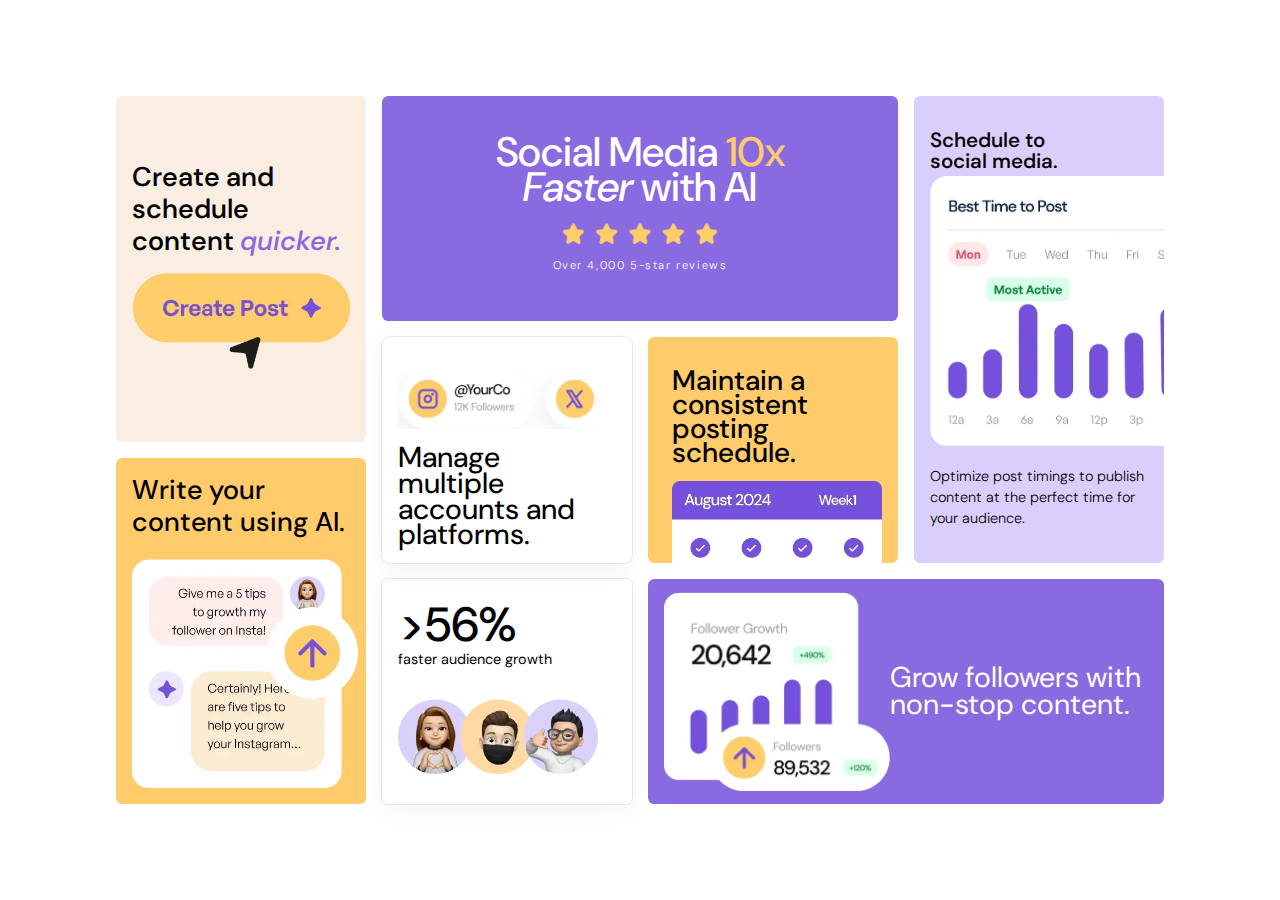
<file: index.html>
<!DOCTYPE html>
<html lang="en">
  <head>
    <meta charset="UTF-8" />
    <meta name="viewport" content="width=device-width, initial-scale=1.0" />
    <!-- displays site properly based on user's device -->

    <link
      rel="icon"
      type="image/png"
      sizes="32x32"
      href="./assets/images/favicon-32x32.png"
    />

    <title>Frontend Mentor | Bento grid</title>
    <link rel="stylesheet" href="style.css" />
  </head>
  <body>
    <section class="parent-container">
      <div class="grid">
        <div class="grid-child-1">
          <div class="child-heading">
            <h3>Create and schedule content <span>quicker.</span></h3>
          </div>
          <div class="child-img">
            <img
              src="./assets/images/illustration-create-post.webp"
              alt=""
              srcset=""
            />
          </div>
        </div>
        <div class="grid-child-2">
          <div class="child-heading">
            <h3>Social Media <span>10x</span> <span id="faster">Faster</span> with AI</h3>
          </div>
          <div class="child-img">
            <img
              src="./assets/images/illustration-five-stars.webp"
              alt=""
              srcset=""
            />
            <p>Over 4,000 5-star reviews</p>
          </div>
        </div>
        <div class="grid-child-3">
     
            <h3>Schedule to social media.</h3>
         
          
            <img
              src="./assets/images/illustration-schedule-posts.webp"
              alt=""
              srcset=""
            />
            <p>
              Optimize post timings to publish content at the perfect time for
              your audience.
            </p>
          
        </div>
        <div class="grid-child-4">
          <div class="child-img">
            <img
              src="./assets/images/illustration-multiple-platforms.webp"
              alt=""
              srcset=""
            />
          </div>
          <div class="child-heading">
            <h3>Manage <br>multiple accounts and platforms.</h3>
          </div>
        </div>
        <div class="grid-child-5">
          <div class="child-heading">
            <h3>Maintain a consistent posting schedule.</h3>
          </div>
          <div class="child-img">
            <img
              src="./assets/images/illustration-consistent-schedule.webp"
              alt=""
              srcset=""
            />
          </div>
        </div>
        <div class="grid-child-6">
          <div class="child-heading"><h3>Write your content using AI.</h3></div>
          <div class="child-img">
            <img
              src="./assets/images/illustration-ai-content.webp"
              alt=""
              srcset=""
            />
          </div>
        </div>
        <div class="grid-child-7">
          <div class="child-heading">
            <h3>>56%</h3>
            <p>faster audience growth</p>
          </div>
          <div class="child-img">
            <img
              src="./assets/images/illustration-audience-growth.webp"
              alt=""
              srcset=""
            />
          </div>
        </div>
        <div class="grid-child-8">
          <div class="child-heading">
            <h3>Grow followers with non-stop content.</h3>
          </div>
          <div class="child-img">
            <img
              src="./assets/images/illustration-grow-followers.webp"
              alt=""
              srcset=""
            />
          </div>
        </div>
      </div>
    </section>
  </body>
</html>
</file>
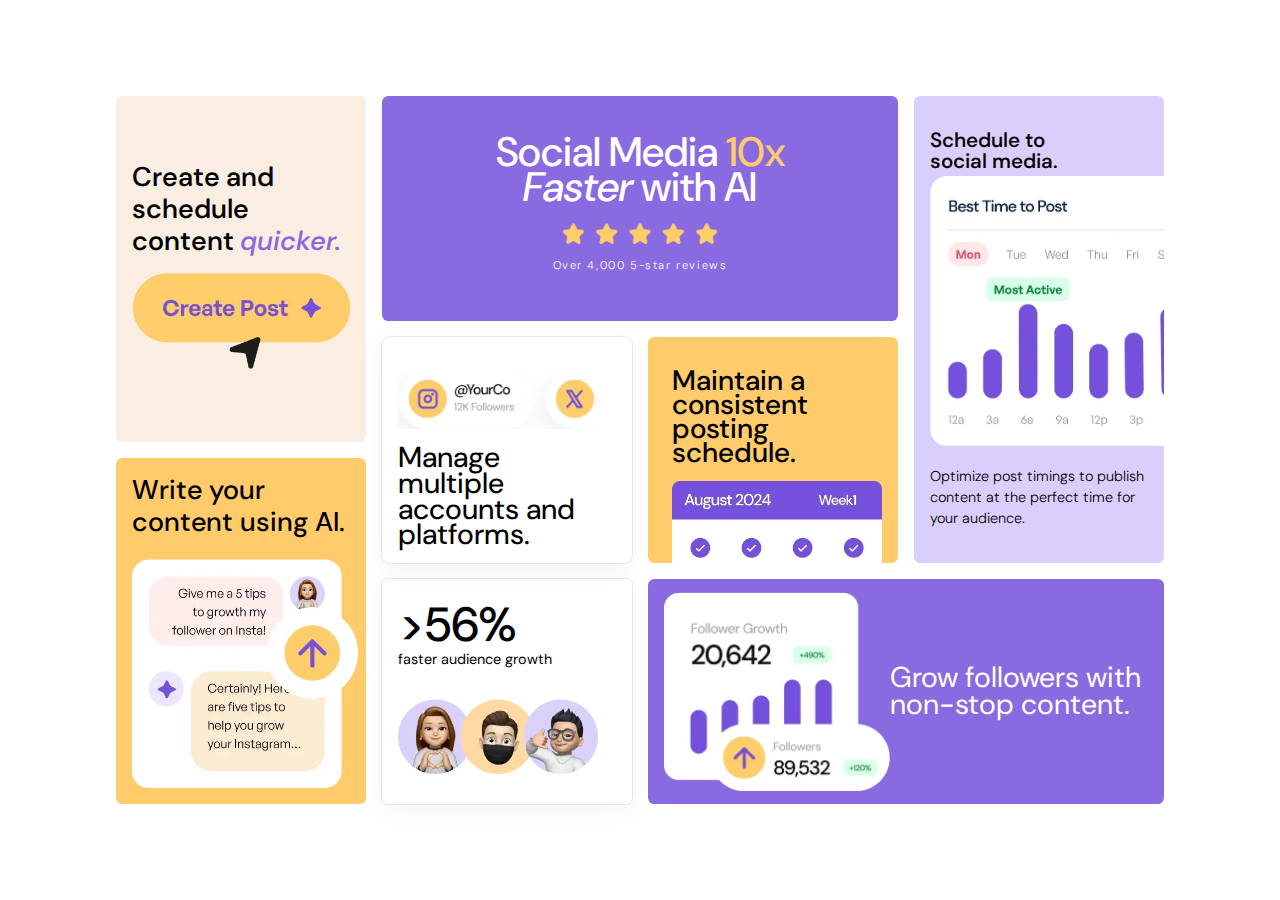
<file: src/index.html>
<!DOCTYPE html>
<html lang="en">
  <head>
    <meta charset="UTF-8" />
    <meta name="viewport" content="width=device-width, initial-scale=1.0" />
    <!-- displays site properly based on user's device -->

    <link
      rel="icon"
      type="image/png"
      sizes="32x32"
      href="../assets/images/favicon-32x32.png"
    />

    <title>Frontend Mentor | Bento grid</title>
    <link rel="stylesheet" href="style.css" />
  </head>
  <body>
    <section class="parent-container">
      <div class="grid">
        <div class="grid-child-1">
          <div class="child-heading">
            <h3>Create and schedule content <span>quicker.</span></h3>
          </div>
          <div class="child-img">
            <img
              src="../assets/images/illustration-create-post.webp"
              alt=""
              srcset=""
            />
          </div>
        </div>
        <div class="grid-child-2">
          <div class="child-heading">
            <h3>Social Media <span>10x</span> <span id="faster">Faster</span> with AI</h3>
          </div>
          <div class="child-img">
            <img
              src="../assets/images/illustration-five-stars.webp"
              alt=""
              srcset=""
            />
            <p>Over 4,000 5-star reviews</p>
          </div>
        </div>
        <div class="grid-child-3">
     
            <h3>Schedule to social media.</h3>
         
          
            <img
              src="../assets/images/illustration-schedule-posts.webp"
              alt=""
              srcset=""
            />
            <p>
              Optimize post timings to publish content at the perfect time for
              your audience.
            </p>
          
        </div>
        <div class="grid-child-4">
          <div class="child-img">
            <img
              src="../assets/images/illustration-multiple-platforms.webp"
              alt=""
              srcset=""
            />
          </div>
          <div class="child-heading">
            <h3>Manage <br>multiple accounts and platforms.</h3>
          </div>
        </div>
        <div class="grid-child-5">
          <div class="child-heading">
            <h3>Maintain a consistent posting schedule.</h3>
          </div>
          <div class="child-img">
            <img
              src="../assets/images/illustration-consistent-schedule.webp"
              alt=""
              srcset=""
            />
          </div>
        </div>
        <div class="grid-child-6">
          <div class="child-heading"><h3>Write your content using AI.</h3></div>
          <div class="child-img">
            <img
              src="../assets/images/illustration-ai-content.webp"
              alt=""
              srcset=""
            />
          </div>
        </div>
        <div class="grid-child-7">
          <div class="child-heading">
            <h3>>56%</h3>
            <p>faster audience growth</p>
          </div>
          <div class="child-img">
            <img
              src="../assets/images/illustration-audience-growth.webp"
              alt=""
              srcset=""
            />
          </div>
        </div>
        <div class="grid-child-8">
          <div class="child-heading">
            <h3>Grow followers with non-stop content.</h3>
          </div>
          <div class="child-img">
            <img
              src="../assets/images/illustration-grow-followers.webp"
              alt=""
              srcset=""
            />
          </div>
        </div>
      </div>
    </section>
  </body>
</html>
</file>
<file: style.css>
@import url("https://fonts.googleapis.com/css2?family=DM+Sans:ital,opsz,wght@0,9..40,100..1000;1,9..40,100..1000&family=Ubuntu:wght@400;500;700&display=swap");

:root {
  --Purple-100: hsl(254, 88%, 90%);
  --Purple-500: hsl(256, 67%, 59%, 85%);
  --Yellow-100: hsl(31, 66%, 93%);
  --Yellow-500: hsl(39, 100%, 71%);
  --White: hsl(0, 0%, 100%);
  --Black: hsl(0, 0%, 7%);
}

/* 1. Use a more-intuitive box-sizing model */
*,
*::before,
*::after {
  box-sizing: border-box;
}

/* 2. Remove default margin */
* {
  margin: 0;
}

body {
  /* 3. Add accessible line-height */
  line-height: 1.5;
  /* 4. Improve text rendering */
  -webkit-font-smoothing: antialiased;
  font-family: "DM Sans";
  line-height: 1.3rem;

}

/* 5. Improve media defaults */
img,
picture,
video,
canvas,
svg {
  display: block;
  max-width: 100%;
}

/* 6. Inherit fonts for form controls */
input,
button,
textarea,
select {
  font: inherit;
}

/* 7. Avoid text overflows */
p,
h1,
h2,
h3,
h4,
h5,
h6 {
  overflow-wrap: break-word;
}

/* 8. Improve line wrapping */
p {
  text-wrap: pretty;
}
h1,
h2,
h3,
h4,
h5,
h6 {
  text-wrap: balance;
}

/*
    9. Create a root stacking context
  */
#root,
#__next {
  isolation: isolate;
}

.parent-container {
  display: flex;
  justify-content: center;
  align-items: center;
  height: 100vh;
  padding: 3rem;
}

.parent-container .grid {
  display: grid;
  width: 100%;
  height: 100%;
  max-width: 1080px;
  grid-auto-columns: 1fr;
  grid-auto-rows: 1fr;
  grid-template-areas:
    "card1 card2 card2 card3"
    "card1 card2 card2 card3"
    "card1 card4 card5 card3"
    "card6 card4 card5 card3"
    "card6 card7 card8 card8"
    "card6 card7 card8 card8";
  gap: 1rem;
  padding: 3rem 1rem;
}

.grid > * {
  border-radius: .4rem;
  padding: 1rem;
}

.grid-child-1 {
  grid-area: card1;
  background-color: var(--Yellow-100);
  display: flex;
  flex-direction: column;
  gap: 1rem;
  align-items: center;
  justify-content: center;
  font-size: 1.45rem;
  line-height: 2rem;
  font-variation-settings: "wght" 550;
}

.grid-child-1 span{
  color: var(--Purple-500);
  font-style: italic;
}

.grid-child-2 {
  grid-area: card2;
  background-color: var(--Purple-500);
  color: white;
  font-size: 2.2rem;
  line-height: 2.2rem;
  display: flex;
  flex-direction: column;
  justify-content: center;
  align-items: center;
  text-align: center;
  font-variation-settings: 'wght' 500;

}

.grid-child-2 .child-heading span {
  color: var(--Yellow-500);
}

.grid-child-2 #faster {
  font-style: italic;
  color: white;
}

.grid-child-2 p {
  font-size: .7rem;
  font-variation-settings: 'wght' 300;
  letter-spacing: .1rem;
}

.grid-child-2 img {
  width: 80%;
  margin: auto;
  padding-top: 1rem;
  max-width: 200px;
}

.grid-child-3 {
  grid-area: card3;
  background-color: var(--Purple-100);
  display: flex;
  flex-direction: column;
  justify-content: space-around;
  width: 100%;
  font-size: 1.1rem;
  font-variation-settings: 'wght' 550;
  padding: 2rem 0rem 2rem 1rem;
  overflow: hidden;
}

.grid-child-3 img {
  height: 100%;
  object-fit: cover;
  border-radius: .5rem 0 0rem 0;
  max-height: 270px;
  position: relative;
  object-position: top left;
  overflow: hidden;
  padding: 0rem;
}

.grid-child-3 p {
  font-size: .9rem;
  font-variation-settings: 'wght' 300;
  padding-top: 1rem;
}


.grid-child-4 {
  grid-area: card4;
  padding: 2rem 1rem;
  border-radius: .5rem;
  display: flex;
  flex-direction: column;
  gap: 1rem;
  box-shadow: rgba(0, 0, 0, 0.05) 0px 6px 24px 0px, rgba(0, 0, 0, 0.08) 0px 0px 0px 1px;
}


.grid-child-4 h3 {
  font-size: 1.8rem;
  font-variation-settings: 'wght' 450;
  line-height: 1.6rem;
}

.grid-child-4 img {
  height: 60px;
  width: 200px;
  object-fit: cover;
  object-position: left;
}

.grid-child-5 {
  grid-area: card5;
  background-color: var(--Yellow-500);
  font-size: 1.5rem;
  font-variation-settings: 'wght' 500;
  overflow: hidden;
  line-height: 1.5rem;
  padding-left: 1.5rem;
}

.grid-child-5 h3 {
  margin-top: 1rem;
}

.grid-child-5 img {
  padding-top: 1rem;
}

.grid-child-6 {
  grid-area: card6;
  background-color: var(--Yellow-500);
  font-size: 1.45rem;
  display: flex;
  flex-direction: column;
  justify-content: space-between;
  align-items: center;
  font-variation-settings: 'wght' 500;
  line-height: 2rem;
  padding: 1rem .5rem 1rem 1rem;
}


.grid-child-7 {
  grid-area: card7;
  box-shadow: rgba(0, 0, 0, 0.05) 0px 6px 24px 0px, rgba(0, 0, 0, 0.08) 0px 0px 0px 1px;
  display: flex;
  flex-direction: column;
  justify-content: space-around;
}

.grid-child-7 h3 {
  font-size: 3rem;
  font-variation-settings: 'wght' 500;
  line-height: 2rem;
}

.grid-child-7 p{
  font-size: .9rem;
  padding-top: .5rem;
}

.grid-child-7 img {
  width: 100%;
  max-width: 200px;
}

.grid-child-8 {
  grid-area: card8;
  background-color: var(--Purple-500);
  display: flex;
  flex-direction: row-reverse;
  justify-content: center;
  align-items: center;
  color: white;
  padding: .5rem 1rem;
}

.grid-child-8 img {
  width: 100%;
  max-width: 280px;
}

.grid-child-8 h3 {
  font-size: 1.8rem;
  width: 100%;
  max-width: 320px;
  font-variation-settings: 'wght' 400;
  line-height: 1.7rem;
}
</file>
<file: src/style.css>
@import url("https://fonts.googleapis.com/css2?family=DM+Sans:ital,opsz,wght@0,9..40,100..1000;1,9..40,100..1000&family=Ubuntu:wght@400;500;700&display=swap");

:root {
  --Purple-100: hsl(254, 88%, 90%);
  --Purple-500: hsl(256, 67%, 59%, 85%);
  --Yellow-100: hsl(31, 66%, 93%);
  --Yellow-500: hsl(39, 100%, 71%);
  --White: hsl(0, 0%, 100%);
  --Black: hsl(0, 0%, 7%);
}

/* 1. Use a more-intuitive box-sizing model */
*,
*::before,
*::after {
  box-sizing: border-box;
}

/* 2. Remove default margin */
* {
  margin: 0;
}

body {
  /* 3. Add accessible line-height */
  line-height: 1.5;
  /* 4. Improve text rendering */
  -webkit-font-smoothing: antialiased;
  font-family: "DM Sans";
  line-height: 1.3rem;

}

/* 5. Improve media defaults */
img,
picture,
video,
canvas,
svg {
  display: block;
  max-width: 100%;
}

/* 6. Inherit fonts for form controls */
input,
button,
textarea,
select {
  font: inherit;
}

/* 7. Avoid text overflows */
p,
h1,
h2,
h3,
h4,
h5,
h6 {
  overflow-wrap: break-word;
}

/* 8. Improve line wrapping */
p {
  text-wrap: pretty;
}
h1,
h2,
h3,
h4,
h5,
h6 {
  text-wrap: balance;
}

/*
    9. Create a root stacking context
  */
#root,
#__next {
  isolation: isolate;
}

.parent-container {
  display: flex;
  justify-content: center;
  align-items: center;
  height: 100vh;
  padding: 3rem;
}

.parent-container .grid {
  display: grid;
  width: 100%;
  height: 100%;
  max-width: 1080px;
  grid-auto-columns: 1fr;
  grid-auto-rows: 1fr;
  grid-template-areas:
    "card1 card2 card2 card3"
    "card1 card2 card2 card3"
    "card1 card4 card5 card3"
    "card6 card4 card5 card3"
    "card6 card7 card8 card8"
    "card6 card7 card8 card8";
  gap: 1rem;
  padding: 3rem 1rem;
}

.grid > * {
  border-radius: .4rem;
  padding: 1rem;
}

.grid-child-1 {
  grid-area: card1;
  background-color: var(--Yellow-100);
  display: flex;
  flex-direction: column;
  gap: 1rem;
  align-items: center;
  justify-content: center;
  font-size: 1.45rem;
  line-height: 2rem;
  font-variation-settings: "wght" 550;
}

.grid-child-1 span{
  color: var(--Purple-500);
  font-style: italic;
}

.grid-child-2 {
  grid-area: card2;
  background-color: var(--Purple-500);
  color: white;
  font-size: 2.2rem;
  line-height: 2.2rem;
  display: flex;
  flex-direction: column;
  justify-content: center;
  align-items: center;
  text-align: center;
  font-variation-settings: 'wght' 500;

}

.grid-child-2 .child-heading span {
  color: var(--Yellow-500);
}

.grid-child-2 #faster {
  font-style: italic;
  color: white;
}

.grid-child-2 p {
  font-size: .7rem;
  font-variation-settings: 'wght' 300;
  letter-spacing: .1rem;
}

.grid-child-2 img {
  width: 80%;
  margin: auto;
  padding-top: 1rem;
  max-width: 200px;
}

.grid-child-3 {
  grid-area: card3;
  background-color: var(--Purple-100);
  display: flex;
  flex-direction: column;
  justify-content: space-around;
  width: 100%;
  font-size: 1.1rem;
  font-variation-settings: 'wght' 550;
  padding: 2rem 0rem 2rem 1rem;
  overflow: hidden;
}

.grid-child-3 img {
  height: 100%;
  object-fit: cover;
  border-radius: .5rem 0 0rem 0;
  max-height: 270px;
  position: relative;
  object-position: top left;
  overflow: hidden;
  padding: 0rem;
}

.grid-child-3 p {
  font-size: .9rem;
  font-variation-settings: 'wght' 300;
  padding-top: 1rem;
}


.grid-child-4 {
  grid-area: card4;
  padding: 2rem 1rem;
  border-radius: .5rem;
  display: flex;
  flex-direction: column;
  gap: 1rem;
  box-shadow: rgba(0, 0, 0, 0.05) 0px 6px 24px 0px, rgba(0, 0, 0, 0.08) 0px 0px 0px 1px;
}


.grid-child-4 h3 {
  font-size: 1.8rem;
  font-variation-settings: 'wght' 450;
  line-height: 1.6rem;
}

.grid-child-4 img {
  height: 60px;
  width: 200px;
  object-fit: cover;
  object-position: left;
}

.grid-child-5 {
  grid-area: card5;
  background-color: var(--Yellow-500);
  font-size: 1.5rem;
  font-variation-settings: 'wght' 500;
  overflow: hidden;
  line-height: 1.5rem;
  padding-left: 1.5rem;
}

.grid-child-5 h3 {
  margin-top: 1rem;
}

.grid-child-5 img {
  padding-top: 1rem;
}

.grid-child-6 {
  grid-area: card6;
  background-color: var(--Yellow-500);
  font-size: 1.45rem;
  display: flex;
  flex-direction: column;
  justify-content: space-between;
  align-items: center;
  font-variation-settings: 'wght' 500;
  line-height: 2rem;
  padding: 1rem .5rem 1rem 1rem;
}


.grid-child-7 {
  grid-area: card7;
  box-shadow: rgba(0, 0, 0, 0.05) 0px 6px 24px 0px, rgba(0, 0, 0, 0.08) 0px 0px 0px 1px;
  display: flex;
  flex-direction: column;
  justify-content: space-around;
}

.grid-child-7 h3 {
  font-size: 3rem;
  font-variation-settings: 'wght' 500;
  line-height: 2rem;
}

.grid-child-7 p{
  font-size: .9rem;
  padding-top: .5rem;
}

.grid-child-7 img {
  width: 100%;
  max-width: 200px;
}

.grid-child-8 {
  grid-area: card8;
  background-color: var(--Purple-500);
  display: flex;
  flex-direction: row-reverse;
  justify-content: center;
  align-items: center;
  color: white;
  padding: .5rem 1rem;
}

.grid-child-8 img {
  width: 100%;
  max-width: 280px;
}

.grid-child-8 h3 {
  font-size: 1.8rem;
  width: 100%;
  max-width: 320px;
  font-variation-settings: 'wght' 400;
  line-height: 1.7rem;
}
</file>
